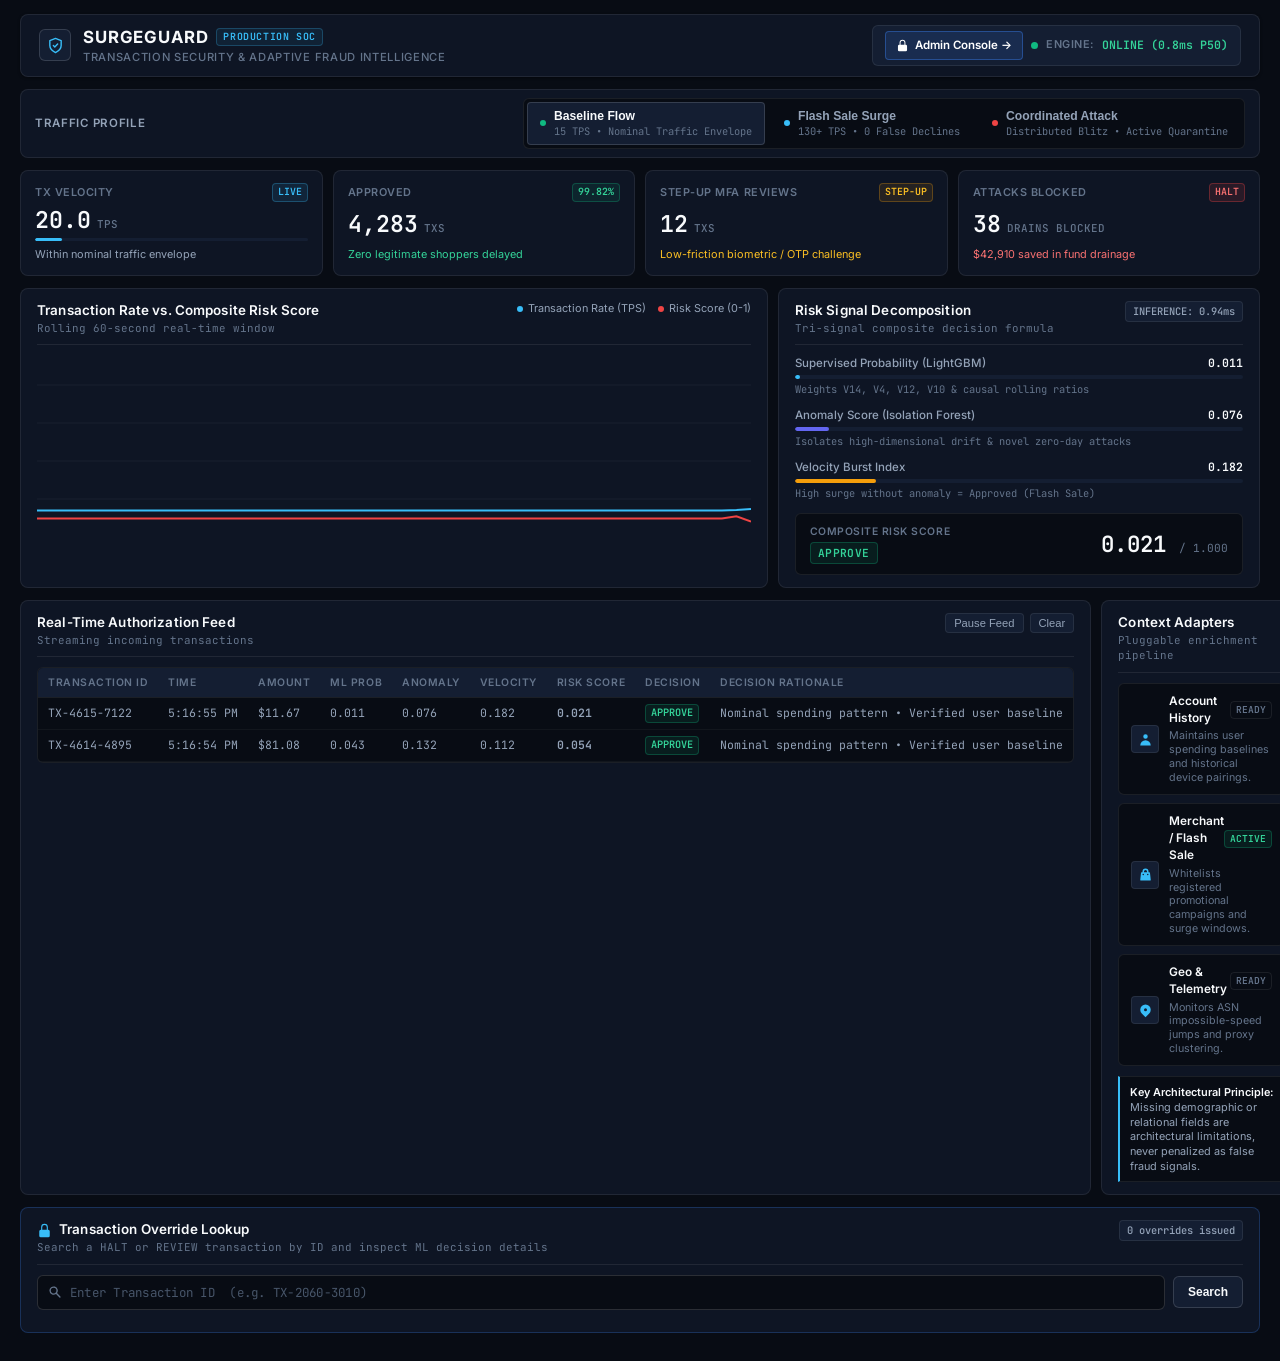
<file: dashboard/index.html>
<!DOCTYPE html>
<html lang="en">
<head>
  <meta charset="UTF-8" />
  <meta name="viewport" content="width=device-width, initial-scale=1.0" />
  <title>SurgeGuard — Real-Time Transaction Security &amp; Fraud Intelligence</title>
  <meta name="description" content="Production fraud intelligence engine protecting digital transactions during peak e-commerce surge events." />
  <link rel="preconnect" href="https://fonts.googleapis.com">
  <link rel="preconnect" href="https://fonts.gstatic.com" crossorigin>
  <link href="https://fonts.googleapis.com/css2?family=Inter:wght@400;500;600;700&family=JetBrains+Mono:wght@400;500;600&display=swap" rel="stylesheet">
  <link rel="stylesheet" href="style.css" />
</head>
<body class="dark-theme">

  <!-- Top Navigation Bar -->
  <header class="navbar">
    <div class="nav-brand">
      <div class="brand-shield" aria-hidden="true">
        <svg viewBox="0 0 24 24" fill="none" stroke="currentColor" stroke-width="2" stroke-linecap="round" stroke-linejoin="round">
          <path d="M12 22s8-4 8-10V5l-8-3-8 3v7c0 6 8 10 8 10z"/>
          <path d="m9 12 2 2 4-4"/>
        </svg>
      </div>
      <div class="brand-text">
        <div class="brand-title-row">
          <h1 class="brand-title">SurgeGuard</h1>
          <span class="brand-env-tag">PRODUCTION SOC</span>
        </div>
        <p class="brand-subtitle">TRANSACTION SECURITY &amp; ADAPTIVE FRAUD INTELLIGENCE</p>
      </div>
    </div>

    <!-- Live Telemetry Status Bar -->
    <div class="system-status">
      <a id="adminConsoleLink" href="/admin" class="admin-console-link" title="Open Fraud Operations &amp; Admin Override Console">
        <svg viewBox="0 0 20 20" fill="currentColor" width="13" height="13" aria-hidden="true">
          <path fill-rule="evenodd" d="M10 1a4.5 4.5 0 00-4.5 4.5V9H5a2 2 0 00-2 2v6a2 2 0 002 2h10a2 2 0 002-2v-6a2 2 0 00-2-2h-.5V5.5A4.5 4.5 0 0010 1zm3 8V5.5a3 3 0 10-6 0V9h6z" clip-rule="evenodd" />
        </svg>
        Admin Console &#8594;
      </a>
      <span class="status-indicator-dot"></span>
      <span class="status-label">ENGINE:</span>
      <span id="engineStatusBadge" class="status-badge">ONLINE (0.8ms P50)</span>
    </div>
  </header>

  <!-- Scenario Control Center Banner -->
  <section class="scenario-panel">
    <div class="scenario-header">
      <div class="scenario-intro">
        <span class="scenario-tag">Traffic Profile</span>
      </div>
      <div class="scenario-buttons" role="tablist">
        <button id="btnScenarioNormal" class="btn-scenario active" data-scenario="normal" role="tab" aria-selected="true">
          <div class="btn-scenario-indicator"></div>
          <div class="btn-content">
            <span class="scenario-btn-name">Baseline Flow</span>
            <span class="scenario-btn-desc">15 TPS • Nominal Traffic Envelope</span>
          </div>
        </button>
        <button id="btnScenarioFlashSale" class="btn-scenario" data-scenario="flash_sale" role="tab" aria-selected="false">
          <div class="btn-scenario-indicator indicator-surge"></div>
          <div class="btn-content">
            <span class="scenario-btn-name">Flash Sale Surge</span>
            <span class="scenario-btn-desc">130+ TPS • 0 False Declines</span>
          </div>
        </button>
        <button id="btnScenarioBotAttack" class="btn-scenario" data-scenario="bot_attack" role="tab" aria-selected="false">
          <div class="btn-scenario-indicator indicator-attack"></div>
          <div class="btn-content">
            <span class="scenario-btn-name">Coordinated Attack</span>
            <span class="scenario-btn-desc">Distributed Blitz • Active Quarantine</span>
          </div>
        </button>
      </div>
    </div>
  </section>

  <!-- Key Metrics Dashboard Grid -->
  <main class="dashboard-grid">
    <!-- Row 1: KPI Summary Cards -->
    <div class="kpi-row">
      <div class="kpi-card" id="cardTps">
        <div class="kpi-header">
          <span class="kpi-label">Tx Velocity</span>
          <span class="kpi-chip speed">LIVE</span>
        </div>
        <div class="kpi-value-row">
          <span id="kpiTpsValue" class="kpi-number">18.4</span>
          <span class="kpi-unit">TPS</span>
        </div>
        <div class="progress-bar-container">
          <div id="kpiTpsBar" class="progress-bar-fill" style="width: 15%"></div>
        </div>
        <span class="kpi-meta" id="kpiTpsMeta">Within nominal nominal envelope</span>
      </div>

      <div class="kpi-card" id="cardApprovals">
        <div class="kpi-header">
          <span class="kpi-label">Approved</span>
          <span class="kpi-chip approved">99.82%</span>
        </div>
        <div class="kpi-value-row">
          <span id="kpiApprovedCount" class="kpi-number">4,281</span>
          <span class="kpi-unit">TXS</span>
        </div>
        <span class="kpi-meta text-emerald">Zero legitimate shoppers delayed</span>
      </div>

      <div class="kpi-card" id="cardReviews">
        <div class="kpi-header">
          <span class="kpi-label">Step-Up MFA Reviews</span>
          <span class="kpi-chip review">STEP-UP</span>
        </div>
        <div class="kpi-value-row">
          <span id="kpiReviewCount" class="kpi-number">12</span>
          <span class="kpi-unit">TXS</span>
        </div>
        <span class="kpi-meta text-amber">Low-friction biometric / OTP challenge</span>
      </div>

      <div class="kpi-card" id="cardHalted">
        <div class="kpi-header">
          <span class="kpi-label">Attacks Blocked</span>
          <span class="kpi-chip halt">HALT</span>
        </div>
        <div class="kpi-value-row">
          <span id="kpiHaltedCount" class="kpi-number">38</span>
          <span class="kpi-unit">DRAINS BLOCKED</span>
        </div>
        <span class="kpi-meta text-rose" id="kpiProtectedAmount">$42,910 saved in fund drainage</span>
      </div>
    </div>

    <!-- Row 2: Live Visualization & Tri-Signal Breakdown -->
    <div class="viz-row">
      <!-- Live Velocity & Surge Stream Chart -->
      <div class="glass-panel stream-chart-panel">
        <div class="panel-header">
          <div>
            <h3 class="panel-title">Transaction Rate vs. Composite Risk Score</h3>
            <p class="panel-subtitle">Rolling 60-second real-time window</p>
          </div>
          <div class="chart-legend">
            <span class="legend-item"><span class="legend-dot dot-velocity"></span> Transaction Rate (TPS)</span>
            <span class="legend-item"><span class="legend-dot dot-risk"></span> Risk Score (0-1)</span>
          </div>
        </div>
        <div class="canvas-container">
          <canvas id="velocityCanvas" width="700" height="180"></canvas>
        </div>
      </div>

      <!-- Tri-Signal Adaptive Risk Decomposition -->
      <div class="glass-panel risk-engine-panel">
        <div class="panel-header">
          <div>
            <h3 class="panel-title">Risk Signal Decomposition</h3>
            <p class="panel-subtitle">Tri-signal composite decision formula</p>
          </div>
          <div class="badge-tag">INFERENCE: 0.94ms</div>
        </div>

        <div class="signal-breakdown">
          <div class="signal-item">
            <div class="signal-label-row">
              <span class="signal-name">Supervised Probability (LightGBM)</span>
              <span id="sigMlValue" class="signal-val">0.032</span>
            </div>
            <div class="signal-bar">
              <div id="sigMlBar" class="signal-bar-fill bar-cyan" style="width: 3.2%"></div>
            </div>
            <span class="signal-subtext">Weights V14, V4, V12, V10 &amp; causal rolling ratios</span>
          </div>

          <div class="signal-item">
            <div class="signal-label-row">
              <span class="signal-name">Anomaly Score (Isolation Forest)</span>
              <span id="sigIsoValue" class="signal-val">0.081</span>
            </div>
            <div class="signal-bar">
              <div id="sigIsoBar" class="signal-bar-fill bar-purple" style="width: 8.1%"></div>
            </div>
            <span class="signal-subtext">Isolates high-dimensional drift &amp; novel zero-day attacks</span>
          </div>

          <div class="signal-item">
            <div class="signal-label-row">
              <span class="signal-name">Velocity Burst Index</span>
              <span id="sigBurstValue" class="signal-val">0.120</span>
            </div>
            <div class="signal-bar">
              <div id="sigBurstBar" class="signal-bar-fill bar-gold" style="width: 12%"></div>
            </div>
            <span class="signal-subtext">High surge without anomaly = Approved (Flash Sale)</span>
          </div>
        </div>

        <!-- Composite Score Gauge -->
        <div class="composite-score-box">
          <div class="gauge-info">
            <span class="gauge-title">Composite Risk Score</span>
            <span id="gaugeDecisionBadge" class="decision-badge approve">APPROVE</span>
          </div>
          <div class="gauge-big-num">
            <span id="gaugeNumber">0.048</span>
            <span class="gauge-max">/ 1.000</span>
          </div>
        </div>
      </div>
    </div>

    <!-- Row 3: Live Transaction Inspection Stream & Context Adapters -->
    <div class="stream-row">
      <!-- Live Ledger -->
      <div class="glass-panel ledger-panel">
        <div class="panel-header">
          <div>
            <h3 class="panel-title">Real-Time Authorization Feed</h3>
            <p class="panel-subtitle">Streaming incoming transactions</p>
          </div>
          <div class="feed-controls">
            <button id="btnPauseStream" class="btn-action">Pause Feed</button>
            <button id="btnClearLedger" class="btn-action">Clear</button>
          </div>
        </div>

        <div class="table-container">
          <table class="ledger-table" id="transactionTable">
            <thead>
              <tr>
                <th>TRANSACTION ID</th>
                <th>TIME</th>
                <th>AMOUNT</th>
                <th>ML PROB</th>
                <th>ANOMALY</th>
                <th>VELOCITY</th>
                <th>RISK SCORE</th>
                <th>DECISION</th>
                <th>DECISION RATIONALE</th>
              </tr>
            </thead>
            <tbody id="transactionTableBody">
              <!-- Dynamically populated by app.js -->
            </tbody>
          </table>
        </div>
      </div>

      <!-- Context Adapters Architecture Card -->
      <div class="glass-panel context-adapters-panel">
        <div class="panel-header">
          <div>
            <h3 class="panel-title">Context Adapters</h3>
            <p class="panel-subtitle">Pluggable enrichment pipeline</p>
          </div>
        </div>
        <div class="adapter-list">
          <div class="adapter-card active">
            <div class="adapter-icon" aria-hidden="true">
              <svg viewBox="0 0 20 20" fill="currentColor" width="15" height="15">
                <path fill-rule="evenodd" d="M10 9a3 3 0 100-6 3 3 0 000 6zm-7 9a7 7 0 1114 0H3z" clip-rule="evenodd" />
              </svg>
            </div>
            <div class="adapter-info">
              <div class="adapter-title-row">
                <span class="adapter-name">Account History</span>
                <span class="adapter-status">READY</span>
              </div>
              <p class="adapter-desc">Maintains user spending baselines and historical device pairings.</p>
            </div>
          </div>

          <div class="adapter-card active">
            <div class="adapter-icon" aria-hidden="true">
              <svg viewBox="0 0 20 20" fill="currentColor" width="15" height="15">
                <path fill-rule="evenodd" d="M10 2a4 4 0 00-4 4v1H5a1 1 0 00-.994.89l-1 9A1 1 0 004 18h12a1 1 0 00.994-1.11l-1-9A1 1 0 0015 7h-1V6a4 4 0 00-4-4zm2 5V6a2 2 0 10-4 0v1h4zm-6 3a1 1 0 112 0 1 1 0 01-2 0zm7-1a1 1 0 100 2 1 1 0 000-2z" clip-rule="evenodd" />
              </svg>
            </div>
            <div class="adapter-info">
              <div class="adapter-title-row">
                <span class="adapter-name">Merchant / Flash Sale</span>
                <span class="adapter-status status-active">ACTIVE</span>
              </div>
              <p class="adapter-desc">Whitelists registered promotional campaigns and surge windows.</p>
            </div>
          </div>

          <div class="adapter-card active">
            <div class="adapter-icon" aria-hidden="true">
              <svg viewBox="0 0 20 20" fill="currentColor" width="15" height="15">
                <path fill-rule="evenodd" d="M5.05 4.05a7 7 0 119.9 9.9L10 18.9l-4.95-4.95a7 7 0 010-9.9zM10 11a2 2 0 100-4 2 2 0 000 4z" clip-rule="evenodd" />
              </svg>
            </div>
            <div class="adapter-info">
              <div class="adapter-title-row">
                <span class="adapter-name">Geo &amp; Telemetry</span>
                <span class="adapter-status">READY</span>
              </div>
              <p class="adapter-desc">Monitors ASN impossible-speed jumps and proxy clustering.</p>
            </div>
          </div>
        </div>

        <div class="architecture-note">
          <strong>Key Architectural Principle:</strong> Missing demographic or relational fields are architectural limitations, never penalized as false fraud signals.
        </div>
      </div>
    </div>

    <!-- Row 4: Admin Quick Lookup Panel -->
    <div class="admin-override-section">
      <div class="glass-panel admin-panel">
        <div class="panel-header">
          <div>
            <h3 class="panel-title admin-panel-title">
              <svg class="admin-panel-icon" viewBox="0 0 20 20" fill="currentColor" width="15" height="15" aria-hidden="true">
                <path fill-rule="evenodd" d="M10 1a4.5 4.5 0 00-4.5 4.5V9H5a2 2 0 00-2 2v6a2 2 0 002 2h10a2 2 0 002-2v-6a2 2 0 00-2-2h-.5V5.5A4.5 4.5 0 0010 1zm3 8V5.5a3 3 0 10-6 0V9h6z" clip-rule="evenodd" />
              </svg>
              Transaction Override Lookup
            </h3>
            <p class="panel-subtitle">Search a HALT or REVIEW transaction by ID and inspect ML decision details</p>
          </div>
          <div class="badge-tag" id="adminOverrideCount">0 overrides issued</div>
        </div>

        <!-- Search Row -->
        <div class="admin-search-row">
          <div class="admin-search-input-wrap">
            <svg class="search-icon" viewBox="0 0 20 20" fill="currentColor" width="14" height="14" aria-hidden="true">
              <path fill-rule="evenodd" d="M8 4a4 4 0 100 8 4 4 0 000-8zM2 8a6 6 0 1110.89 3.476l4.817 4.817a1 1 0 01-1.414 1.414l-4.816-4.816A6 6 0 012 8z" clip-rule="evenodd" />
            </svg>
            <input
              id="adminTxIdInput"
              class="admin-search-input"
              type="text"
              placeholder="Enter Transaction ID  (e.g. TX-2060-3010)"
              autocomplete="off"
              spellcheck="false"
            />
          </div>
          <button id="adminSearchBtn" class="btn-admin-search">
            <span id="adminSearchBtnLabel">Search</span>
          </button>
        </div>

        <!-- Result Card (hidden until a lookup is performed) -->
        <div id="adminResultCard" class="admin-result-card" style="display:none;">
          <div class="admin-result-header">
            <div class="admin-result-id-row">
              <span class="admin-result-tx-id" id="adminResultTxId">—</span>
              <span id="adminResultCurrentBadge" class="decision-badge halt">HALT</span>
            </div>
            <div class="admin-result-original-row">
              <span class="admin-result-label">Original ML decision:</span>
              <span id="adminResultOriginalDecision" class="admin-result-original-val">—</span>
            </div>
          </div>

          <div class="admin-result-signals">
            <div class="admin-signal-item">
              <span class="admin-signal-label">ML Fraud Prob</span>
              <span class="admin-signal-val" id="adminResML">—</span>
            </div>
            <div class="admin-signal-item">
              <span class="admin-signal-label">Anomaly Score</span>
              <span class="admin-signal-val" id="adminResAnomaly">—</span>
            </div>
            <div class="admin-signal-item">
              <span class="admin-signal-label">Risk Score</span>
              <span class="admin-signal-val" id="adminResRisk">—</span>
            </div>
            <div class="admin-signal-item">
              <span class="admin-signal-label">Velocity Index</span>
              <span class="admin-signal-val" id="adminResVelocity">—</span>
            </div>
            <div class="admin-signal-item">
              <span class="admin-signal-label">Flagged At (UTC)</span>
              <span class="admin-signal-val" id="adminResFlaggedAt">—</span>
            </div>
            <div class="admin-signal-item">
              <span class="admin-signal-label">Admin Approved</span>
              <span class="admin-signal-val" id="adminResApprovedStatus">No</span>
            </div>
          </div>

          <div class="admin-result-reasons" id="adminResultReasonsWrap">
            <span class="admin-result-label">ML Rationale:</span>
            <ul id="adminResultReasonsList" class="admin-reasons-list"></ul>
          </div>

          <div class="admin-action-row">
            <button id="adminApproveBtn" class="btn-admin-approve">
              <svg viewBox="0 0 20 20" fill="currentColor" width="14" height="14" aria-hidden="true">
                <path fill-rule="evenodd" d="M16.707 5.293a1 1 0 010 1.414l-8 8a1 1 0 01-1.414 0l-4-4a1 1 0 011.414-1.414L8 12.586l7.293-7.293a1 1 0 011.414 0z" clip-rule="evenodd" />
              </svg>
              <span id="adminApproveBtnLabel">Approve Transaction</span>
            </button>
            <span id="adminApproveStatus" class="admin-approve-status"></span>
          </div>
        </div>

        <!-- Error / Info message -->
        <div id="adminMessage" class="admin-message" style="display:none;"></div>
      </div>
    </div>
  </main>

  <script src="app.js"></script>
</body>
</html>
</file>
<file: dashboard/style.css>
/* ==========================================================================
   SurgeGuard — Banking Transaction Security & Fraud Intelligence Console
   Enterprise SOC / Financial Risk Management Design System
   ========================================================================== */

:root {
  /* Surface & Base Hierarchy (Deep charcoal & navy institutional palette) */
  --bg-page: #080c14;
  --bg-surface: #0e1524;
  --bg-surface-elevated: #141e32;
  --bg-surface-hover: #1a2740;
  --bg-surface-active: #20304e;
  --bg-input: #0a0f1a;

  /* Restrained Low-Contrast Borders */
  --border-subtle: rgba(255, 255, 255, 0.08);
  --border-medium: rgba(255, 255, 255, 0.14);
  --border-strong: rgba(255, 255, 255, 0.22);
  --border-focus: #3b82f6;

  /* Semantic Banking Functional Palette (Strictly Informative, Non-Neon) */
  --color-approved: #10b981;
  --bg-approved: rgba(16, 185, 129, 0.10);
  --border-approved: rgba(16, 185, 129, 0.28);
  --text-approved: #34d399;

  --color-review: #f59e0b;
  --bg-review: rgba(245, 158, 11, 0.10);
  --border-review: rgba(245, 158, 11, 0.28);
  --text-review: #fbbf24;

  --color-halt: #ef4444;
  --bg-halt: rgba(239, 68, 68, 0.12);
  --border-halt: rgba(239, 68, 68, 0.32);
  --text-halt: #f87171;

  --color-velocity: #38bdf8;
  --bg-velocity: rgba(56, 189, 248, 0.10);
  --border-velocity: rgba(56, 189, 248, 0.28);

  --color-system: #6366f1;
  --bg-system: rgba(99, 102, 241, 0.10);
  --border-system: rgba(99, 102, 241, 0.28);

  /* High-Contrast Crisp Typography */
  --text-primary: #f8fafc;
  --text-secondary: #94a3b8;
  --text-tertiary: #64748b;
  --text-disabled: #475569;

  /* Typography Stack */
  --font-sans: 'Inter', system-ui, -apple-system, BlinkMacSystemFont, 'Segoe UI', Roboto, sans-serif;
  --font-mono: 'JetBrains Mono', 'SFMono-Regular', Consolas, monospace;

  /* Geometry & Elevation */
  --radius-sm: 4px;
  --radius-md: 6px;
  --radius-lg: 8px;
  --shadow-subtle: 0 1px 3px 0 rgba(0, 0, 0, 0.4);
  --shadow-panel: 0 4px 12px -2px rgba(0, 0, 0, 0.5);
  --shadow-modal: 0 20px 45px -5px rgba(0, 0, 0, 0.8), 0 0 0 1px rgba(255, 255, 255, 0.1);
}

/* -------------------------------------------------------------
   Global Resets & Foundation
   ------------------------------------------------------------- */
* {
  box-sizing: border-box;
  margin: 0;
  padding: 0;
}

body.dark-theme {
  background-color: var(--bg-page);
  color: var(--text-primary);
  font-family: var(--font-sans);
  font-size: 13px;
  line-height: 1.45;
  min-height: 100vh;
  padding: 14px 20px 28px;
  -webkit-font-smoothing: antialiased;
  -moz-osx-font-smoothing: grayscale;
}

/* Scrollbar Customization */
::-webkit-scrollbar {
  width: 6px;
  height: 6px;
}
::-webkit-scrollbar-track {
  background: var(--bg-page);
}
::-webkit-scrollbar-thumb {
  background: var(--border-medium);
  border-radius: var(--radius-sm);
}
::-webkit-scrollbar-thumb:hover {
  background: var(--text-tertiary);
}

/* -------------------------------------------------------------
   Top Navigation Bar (Enterprise SOC Header)
   ------------------------------------------------------------- */
.navbar {
  display: flex;
  justify-content: space-between;
  align-items: center;
  background: var(--bg-surface);
  border: 1px solid var(--border-subtle);
  border-radius: var(--radius-lg);
  padding: 10px 18px;
  margin-bottom: 12px;
  box-shadow: var(--shadow-subtle);
}

.nav-brand {
  display: flex;
  align-items: center;
  gap: 12px;
}

.brand-shield {
  width: 32px;
  height: 32px;
  background: var(--bg-surface-elevated);
  border: 1px solid var(--border-medium);
  border-radius: var(--radius-md);
  display: flex;
  align-items: center;
  justify-content: center;
  color: var(--color-velocity);
}

.brand-shield svg {
  width: 17px;
  height: 17px;
}

.brand-title-row {
  display: flex;
  align-items: center;
  gap: 8px;
}

.brand-title {
  font-size: 1.05rem;
  font-weight: 700;
  color: var(--text-primary);
  letter-spacing: 0.05em;
  text-transform: uppercase;
}

.brand-env-tag {
  font-family: var(--font-mono);
  font-size: 0.62rem;
  font-weight: 600;
  padding: 1px 6px;
  border-radius: var(--radius-sm);
  background: rgba(56, 189, 248, 0.08);
  color: var(--color-velocity);
  border: 1px solid rgba(56, 189, 248, 0.25);
  letter-spacing: 0.06em;
}

.brand-subtitle {
  font-size: 0.70rem;
  color: var(--text-tertiary);
  font-weight: 500;
  letter-spacing: 0.06em;
  text-transform: uppercase;
}

/* System Status & Navigation Actions */
.system-status {
  display: flex;
  align-items: center;
  gap: 8px;
  background: var(--bg-surface-elevated);
  padding: 5px 12px;
  border-radius: var(--radius-md);
  border: 1px solid var(--border-subtle);
}

.telemetry-chip {
  display: inline-flex;
  align-items: center;
  gap: 5px;
  font-size: 0.68rem;
  font-family: var(--font-mono);
  color: var(--text-secondary);
  padding: 2px 6px;
  border-radius: var(--radius-sm);
  background: rgba(255, 255, 255, 0.03);
  border: 1px solid var(--border-subtle);
}

.telemetry-dot {
  width: 6px;
  height: 6px;
  border-radius: 50%;
  background: var(--color-approved);
}
.telemetry-dot.amber { background: var(--color-review); }
.telemetry-dot.rose  { background: var(--color-halt); }

.admin-console-link {
  display: inline-flex;
  align-items: center;
  gap: 6px;
  font-size: 0.72rem;
  font-weight: 600;
  color: #fff;
  text-decoration: none;
  padding: 5px 10px;
  border-radius: var(--radius-sm);
  border: 1px solid rgba(59, 130, 246, 0.4);
  background: rgba(59, 130, 246, 0.15);
  transition: all 0.15s ease;
}
.admin-console-link:hover {
  background: rgba(59, 130, 246, 0.25);
  border-color: #3b82f6;
  color: #fff;
}

.status-indicator-dot {
  width: 7px;
  height: 7px;
  background-color: var(--color-approved);
  border-radius: 50%;
}

.status-label {
  font-size: 0.68rem;
  font-weight: 600;
  color: var(--text-tertiary);
  letter-spacing: 0.05em;
  text-transform: uppercase;
}

.status-badge {
  font-family: var(--font-mono);
  font-size: 0.72rem;
  font-weight: 600;
  color: var(--text-approved);
}

/* -------------------------------------------------------------
   Scenario Control Panel (Restrained Segmented Bar)
   ------------------------------------------------------------- */
.scenario-panel {
  background: var(--bg-surface);
  border: 1px solid var(--border-subtle);
  border-radius: var(--radius-lg);
  padding: 8px 14px;
  margin-bottom: 12px;
}

.scenario-header {
  display: flex;
  justify-content: space-between;
  align-items: center;
  gap: 14px;
  flex-wrap: wrap;
}

.scenario-intro {
  display: flex;
  align-items: center;
  gap: 8px;
}

.scenario-tag {
  font-size: 0.72rem;
  font-weight: 600;
  color: var(--text-secondary);
  text-transform: uppercase;
  letter-spacing: 0.06em;
}

.scenario-buttons {
  display: flex;
  gap: 6px;
  background: var(--bg-page);
  padding: 3px;
  border-radius: var(--radius-md);
  border: 1px solid var(--border-subtle);
}

.btn-scenario {
  display: flex;
  align-items: center;
  gap: 8px;
  background: transparent;
  border: 1px solid transparent;
  color: var(--text-secondary);
  padding: 6px 12px;
  border-radius: var(--radius-sm);
  cursor: pointer;
  transition: all 0.12s ease;
  text-align: left;
}

.btn-scenario:hover {
  background: var(--bg-surface-elevated);
  color: var(--text-primary);
}

.btn-scenario.active {
  background: var(--bg-surface-elevated);
  border-color: var(--border-medium);
  color: var(--text-primary);
}

.btn-scenario-indicator {
  width: 6px;
  height: 6px;
  border-radius: 50%;
  background: var(--color-approved);
}

.btn-scenario-indicator.indicator-surge {
  background: var(--color-velocity);
}

.btn-scenario-indicator.indicator-attack {
  background: var(--color-halt);
}

.scenario-btn-name {
  display: block;
  font-weight: 600;
  font-size: 0.76rem;
  line-height: 1.2;
}

.scenario-btn-desc {
  display: block;
  font-size: 0.65rem;
  color: var(--text-tertiary);
  font-family: var(--font-mono);
  margin-top: 1px;
}

/* -------------------------------------------------------------
   KPI Summary Grid
   ------------------------------------------------------------- */
.kpi-row {
  display: grid;
  grid-template-columns: repeat(4, 1fr);
  gap: 10px;
  margin-bottom: 12px;
}

@media (max-width: 1080px) {
  .kpi-row { grid-template-columns: repeat(2, 1fr); }
}
@media (max-width: 640px) {
  .kpi-row { grid-template-columns: 1fr; }
}

.kpi-card {
  background: var(--bg-surface);
  border: 1px solid var(--border-subtle);
  border-radius: var(--radius-lg);
  padding: 12px 14px;
  display: flex;
  flex-direction: column;
  justify-content: space-between;
  transition: border-color 0.15s ease;
}

.kpi-card:hover {
  border-color: var(--border-medium);
}

.kpi-header {
  display: flex;
  justify-content: space-between;
  align-items: center;
  margin-bottom: 6px;
}

.kpi-label {
  font-size: 0.68rem;
  font-weight: 600;
  color: var(--text-tertiary);
  text-transform: uppercase;
  letter-spacing: 0.05em;
}

.kpi-chip {
  font-family: var(--font-mono);
  font-size: 0.62rem;
  font-weight: 600;
  padding: 1px 5px;
  border-radius: var(--radius-sm);
}

.kpi-chip.speed {
  background: var(--bg-velocity);
  color: var(--color-velocity);
  border: 1px solid var(--border-velocity);
}

.kpi-chip.approved {
  background: var(--bg-approved);
  color: var(--text-approved);
  border: 1px solid var(--border-approved);
}

.kpi-chip.review {
  background: var(--bg-review);
  color: var(--text-review);
  border: 1px solid var(--border-review);
}

.kpi-chip.halt {
  background: var(--bg-halt);
  color: var(--text-halt);
  border: 1px solid var(--border-halt);
}

.kpi-value-row {
  display: flex;
  align-items: baseline;
  gap: 6px;
  margin-bottom: 6px;
}

.kpi-number {
  font-family: var(--font-mono);
  font-size: 1.45rem;
  font-weight: 600;
  color: var(--text-primary);
  font-variant-numeric: tabular-nums;
  line-height: 1;
}

.kpi-unit {
  font-size: 0.68rem;
  font-weight: 500;
  color: var(--text-tertiary);
  font-family: var(--font-mono);
}

.progress-bar-container {
  height: 3px;
  background: var(--bg-surface-elevated);
  border-radius: var(--radius-sm);
  overflow: hidden;
  margin-bottom: 6px;
}

.progress-bar-fill {
  height: 100%;
  background: var(--color-velocity);
  border-radius: var(--radius-sm);
  transition: width 0.25s ease;
}

.kpi-meta {
  font-size: 0.68rem;
  color: var(--text-secondary);
  display: block;
}

.text-emerald { color: var(--text-approved); }
.text-amber   { color: var(--text-review); }
.text-rose    { color: var(--text-halt); }

/* -------------------------------------------------------------
   Visualization & Signal Row
   ------------------------------------------------------------- */
.viz-row {
  display: grid;
  grid-template-columns: 1.55fr 1fr;
  gap: 10px;
  margin-bottom: 12px;
}

@media (max-width: 980px) {
  .viz-row { grid-template-columns: 1fr; }
}

.glass-panel {
  background: var(--bg-surface);
  border: 1px solid var(--border-subtle);
  border-radius: var(--radius-lg);
  padding: 12px 16px;
}

.panel-header {
  display: flex;
  justify-content: space-between;
  align-items: flex-start;
  margin-bottom: 10px;
  border-bottom: 1px solid var(--border-subtle);
  padding-bottom: 8px;
}

.panel-title {
  font-size: 0.84rem;
  font-weight: 600;
  color: var(--text-primary);
  letter-spacing: 0.01em;
}

.panel-subtitle {
  font-size: 0.68rem;
  color: var(--text-tertiary);
  font-family: var(--font-mono);
}

.chart-legend {
  display: flex;
  gap: 12px;
}

.legend-item {
  display: flex;
  align-items: center;
  gap: 5px;
  font-size: 0.68rem;
  color: var(--text-secondary);
}

.legend-dot {
  width: 6px;
  height: 6px;
  border-radius: 50%;
}
.dot-velocity { background: var(--color-velocity); }
.dot-risk     { background: var(--color-halt); }

.canvas-container {
  width: 100%;
  height: 180px;
  position: relative;
}

canvas {
  width: 100% !important;
  height: 100% !important;
  display: block;
}

.badge-tag {
  font-family: var(--font-mono);
  font-size: 0.65rem;
  font-weight: 500;
  color: var(--text-secondary);
  background: var(--bg-surface-elevated);
  padding: 2px 7px;
  border-radius: var(--radius-sm);
  border: 1px solid var(--border-subtle);
}

/* Tri-Signal Decomposition */
.signal-breakdown {
  display: flex;
  flex-direction: column;
  gap: 10px;
  margin-bottom: 12px;
}

.signal-item {
  display: flex;
  flex-direction: column;
  gap: 3px;
}

.signal-label-row {
  display: flex;
  justify-content: space-between;
  font-size: 0.72rem;
  font-weight: 500;
  color: var(--text-secondary);
}

.signal-val {
  font-family: var(--font-mono);
  font-weight: 600;
  color: var(--text-primary);
  font-variant-numeric: tabular-nums;
}

.signal-bar {
  height: 4px;
  background: var(--bg-surface-elevated);
  border-radius: var(--radius-sm);
  overflow: hidden;
}

.signal-bar-fill {
  height: 100%;
  border-radius: var(--radius-sm);
  transition: width 0.2s ease;
}

.bar-cyan   { background: var(--color-velocity); }
.bar-purple { background: var(--color-system); }
.bar-gold   { background: var(--color-review); }

.signal-subtext {
  font-size: 0.65rem;
  color: var(--text-tertiary);
  font-family: var(--font-mono);
}

/* Composite Box */
.composite-score-box {
  background: var(--bg-page);
  border: 1px solid var(--border-subtle);
  border-radius: var(--radius-md);
  padding: 10px 14px;
  display: flex;
  justify-content: space-between;
  align-items: center;
}

.gauge-title {
  display: block;
  font-size: 0.65rem;
  font-weight: 600;
  color: var(--text-tertiary);
  text-transform: uppercase;
  letter-spacing: 0.05em;
  margin-bottom: 3px;
}

.decision-badge {
  display: inline-block;
  font-family: var(--font-mono);
  font-size: 0.70rem;
  font-weight: 600;
  padding: 2px 7px;
  border-radius: var(--radius-sm);
  letter-spacing: 0.04em;
  text-transform: uppercase;
}

.decision-badge.approve {
  background: var(--bg-approved);
  color: var(--text-approved);
  border: 1px solid var(--border-approved);
}

.decision-badge.review {
  background: var(--bg-review);
  color: var(--text-review);
  border: 1px solid var(--border-review);
}

.decision-badge.halt {
  background: var(--bg-halt);
  color: var(--text-halt);
  border: 1px solid var(--border-halt);
}

.gauge-big-num {
  font-family: var(--font-mono);
  font-size: 1.4rem;
  font-weight: 600;
  font-variant-numeric: tabular-nums;
  color: var(--text-primary);
}

.gauge-max {
  font-size: 0.70rem;
  color: var(--text-tertiary);
  font-weight: 400;
}

/* -------------------------------------------------------------
   Stream Row & Table (Enterprise Log Ledger)
   ------------------------------------------------------------- */
.stream-row {
  display: grid;
  grid-template-columns: 2fr 1fr;
  gap: 10px;
}

@media (max-width: 1080px) {
  .stream-row { grid-template-columns: 1fr; }
}

.feed-controls {
  display: flex;
  gap: 6px;
}

.btn-action {
  background: var(--bg-surface-elevated);
  border: 1px solid var(--border-subtle);
  color: var(--text-secondary);
  font-size: 0.70rem;
  font-weight: 500;
  padding: 3px 8px;
  border-radius: var(--radius-sm);
  cursor: pointer;
  transition: all 0.12s ease;
}

.btn-action:hover {
  background: var(--bg-surface-hover);
  border-color: var(--border-medium);
  color: var(--text-primary);
}

.table-container {
  max-height: 380px;
  overflow-y: auto;
  border: 1px solid var(--border-subtle);
  border-radius: var(--radius-md);
  background: var(--bg-page);
}

.ledger-table {
  width: 100%;
  border-collapse: collapse;
  font-size: 0.74rem;
  text-align: left;
}

.ledger-table th {
  background: var(--bg-surface-elevated);
  position: sticky;
  top: 0;
  padding: 7px 10px;
  font-size: 0.65rem;
  font-weight: 600;
  color: var(--text-tertiary);
  letter-spacing: 0.05em;
  text-transform: uppercase;
  border-bottom: 1px solid var(--border-subtle);
  white-space: nowrap;
  z-index: 1;
}

.ledger-table td {
  padding: 6px 10px;
  border-bottom: 1px solid rgba(255, 255, 255, 0.04);
  font-family: var(--font-mono);
  font-size: 0.72rem;
  color: var(--text-secondary);
  font-variant-numeric: tabular-nums;
  white-space: nowrap;
}

.ledger-table tbody tr {
  transition: background-color 0.1s ease;
}

.ledger-table tbody tr:hover {
  background: var(--bg-surface-elevated);
}

.ledger-badge {
  display: inline-block;
  font-size: 0.64rem;
  font-weight: 600;
  padding: 1px 5px;
  border-radius: var(--radius-sm);
  text-transform: uppercase;
}

.ledger-badge.approve {
  background: var(--bg-approved);
  color: var(--text-approved);
  border: 1px solid var(--border-approved);
}

.ledger-badge.review {
  background: var(--bg-review);
  color: var(--text-review);
  border: 1px solid var(--border-review);
}

.ledger-badge.halt {
  background: var(--bg-halt);
  color: var(--text-halt);
  border: 1px solid var(--border-halt);
}

/* Context Adapters Panel */
.adapter-list {
  display: flex;
  flex-direction: column;
  gap: 8px;
  margin-bottom: 10px;
}

.adapter-card {
  display: flex;
  gap: 10px;
  align-items: center;
  background: var(--bg-page);
  border: 1px solid var(--border-subtle);
  border-radius: var(--radius-md);
  padding: 9px 12px;
}

.adapter-icon {
  width: 28px;
  height: 28px;
  background: var(--bg-surface-elevated);
  border: 1px solid var(--border-subtle);
  border-radius: var(--radius-sm);
  display: flex;
  align-items: center;
  justify-content: center;
  color: var(--color-velocity);
  flex-shrink: 0;
}

.adapter-info {
  flex: 1;
}

.adapter-title-row {
  display: flex;
  justify-content: space-between;
  align-items: center;
  margin-bottom: 2px;
}

.adapter-name {
  font-weight: 600;
  font-size: 0.74rem;
  color: var(--text-primary);
}

.adapter-status {
  font-family: var(--font-mono);
  font-size: 0.60rem;
  font-weight: 600;
  color: var(--text-tertiary);
  padding: 1px 5px;
  border-radius: var(--radius-sm);
  border: 1px solid var(--border-subtle);
}

.adapter-status.status-active {
  color: var(--text-approved);
  background: var(--bg-approved);
  border-color: var(--border-approved);
}

.adapter-desc {
  font-size: 0.67rem;
  color: var(--text-tertiary);
  line-height: 1.3;
}

.architecture-note {
  background: var(--bg-page);
  border-left: 2px solid var(--color-velocity);
  border-top: 1px solid var(--border-subtle);
  border-right: 1px solid var(--border-subtle);
  border-bottom: 1px solid var(--border-subtle);
  padding: 8px 10px;
  border-radius: 0 var(--radius-sm) var(--radius-sm) 0;
  font-size: 0.68rem;
  color: var(--text-secondary);
  line-height: 1.35;
}

.architecture-note strong {
  color: var(--text-primary);
  font-weight: 600;
}

/* -------------------------------------------------------------
   Admin Quick Lookup Section in index.html
   ------------------------------------------------------------- */
.admin-override-section {
  margin-top: 12px;
}

.admin-panel {
  border-color: rgba(59, 130, 246, 0.25);
}

.admin-panel-title {
  display: flex;
  align-items: center;
  gap: 7px;
}

.admin-panel-icon {
  color: var(--color-velocity);
  flex-shrink: 0;
}

.admin-search-row {
  display: flex;
  gap: 8px;
  align-items: center;
  margin-bottom: 10px;
}

.admin-search-input-wrap {
  flex: 1;
  display: flex;
  align-items: center;
  gap: 8px;
  background: var(--bg-page);
  border: 1px solid var(--border-medium);
  border-radius: var(--radius-md);
  padding: 0 10px;
  transition: border-color 0.15s ease;
}

.admin-search-input-wrap:focus-within {
  border-color: var(--border-focus);
}

.search-icon {
  color: var(--text-tertiary);
  flex-shrink: 0;
}

.admin-search-input {
  flex: 1;
  background: transparent;
  border: none;
  outline: none;
  color: var(--text-primary);
  font-family: var(--font-mono);
  font-size: 0.78rem;
  padding: 8px 0;
  letter-spacing: 0.02em;
}

.admin-search-input::placeholder {
  color: var(--text-disabled);
  font-family: var(--font-mono);
}

.btn-admin-search {
  background: var(--bg-surface-elevated);
  color: var(--text-primary);
  border: 1px solid var(--border-medium);
  padding: 8px 14px;
  border-radius: var(--radius-md);
  font-size: 0.75rem;
  font-weight: 600;
  cursor: pointer;
  transition: all 0.15s ease;
  white-space: nowrap;
}

.btn-admin-search:hover {
  background: var(--bg-surface-hover);
  border-color: var(--border-strong);
}

.btn-admin-search:disabled {
  opacity: 0.45;
  cursor: not-allowed;
}

.admin-result-card {
  background: var(--bg-page);
  border: 1px solid var(--border-medium);
  border-radius: var(--radius-md);
  padding: 14px;
  animation: fadeSlideIn 0.18s ease;
}

@keyframes fadeSlideIn {
  from { opacity: 0; transform: translateY(-4px); }
  to   { opacity: 1; transform: translateY(0); }
}

.admin-result-header {
  margin-bottom: 12px;
  padding-bottom: 10px;
  border-bottom: 1px solid var(--border-subtle);
}

.admin-result-id-row {
  display: flex;
  align-items: center;
  gap: 8px;
  margin-bottom: 4px;
}

.admin-result-tx-id {
  font-family: var(--font-mono);
  font-size: 0.90rem;
  font-weight: 600;
  color: var(--text-primary);
  letter-spacing: 0.04em;
}

.admin-result-original-row {
  display: flex;
  align-items: center;
  gap: 6px;
}

.admin-result-label {
  font-size: 0.68rem;
  color: var(--text-tertiary);
  font-weight: 500;
}

.admin-result-original-val {
  font-family: var(--font-mono);
  font-size: 0.68rem;
  color: var(--text-secondary);
}

.admin-result-signals {
  display: grid;
  grid-template-columns: repeat(6, 1fr);
  gap: 8px;
  margin-bottom: 12px;
}

@media (max-width: 1100px) {
  .admin-result-signals { grid-template-columns: repeat(3, 1fr); }
}
@media (max-width: 640px) {
  .admin-result-signals { grid-template-columns: repeat(2, 1fr); }
}

.admin-signal-item {
  background: var(--bg-surface-elevated);
  border: 1px solid var(--border-subtle);
  border-radius: var(--radius-sm);
  padding: 6px 8px;
  display: flex;
  flex-direction: column;
  gap: 3px;
}

.admin-signal-label {
  font-size: 0.60rem;
  color: var(--text-tertiary);
  font-weight: 600;
  letter-spacing: 0.04em;
  text-transform: uppercase;
}

.admin-signal-val {
  font-family: var(--font-mono);
  font-size: 0.78rem;
  font-weight: 600;
  color: var(--text-primary);
  font-variant-numeric: tabular-nums;
}

.admin-result-reasons {
  margin-bottom: 12px;
  display: flex;
  flex-direction: column;
  gap: 4px;
}

.admin-reasons-list {
  list-style: none;
  padding: 0;
  display: flex;
  flex-direction: column;
  gap: 3px;
}

.admin-reasons-list li {
  font-size: 0.70rem;
  color: var(--text-secondary);
  padding-left: 12px;
  position: relative;
}

.admin-reasons-list li::before {
  content: '›';
  position: absolute;
  left: 2px;
  color: var(--text-tertiary);
}

.admin-action-row {
  display: flex;
  align-items: center;
  gap: 12px;
}

.btn-admin-approve {
  display: inline-flex;
  align-items: center;
  gap: 6px;
  background: rgba(16, 185, 129, 0.12);
  color: var(--text-approved);
  border: 1px solid var(--border-approved);
  padding: 7px 14px;
  border-radius: var(--radius-md);
  font-size: 0.75rem;
  font-weight: 600;
  cursor: pointer;
  transition: all 0.15s ease;
}

.btn-admin-approve:hover:not(:disabled) {
  background: rgba(16, 185, 129, 0.22);
}

.btn-admin-approve:disabled {
  opacity: 0.40;
  cursor: not-allowed;
}

.admin-approve-status {
  font-size: 0.70rem;
  color: var(--text-approved);
  font-family: var(--font-mono);
}

.admin-message {
  margin-top: 8px;
  padding: 8px 12px;
  border-radius: var(--radius-md);
  font-size: 0.72rem;
  font-family: var(--font-mono);
}

.admin-message.error {
  background: var(--bg-halt);
  color: var(--text-halt);
  border: 1px solid var(--border-halt);
}

.admin-message.info {
  background: rgba(59, 130, 246, 0.10);
  color: #93c5fd;
  border: 1px solid rgba(59, 130, 246, 0.25);
}
</file>
